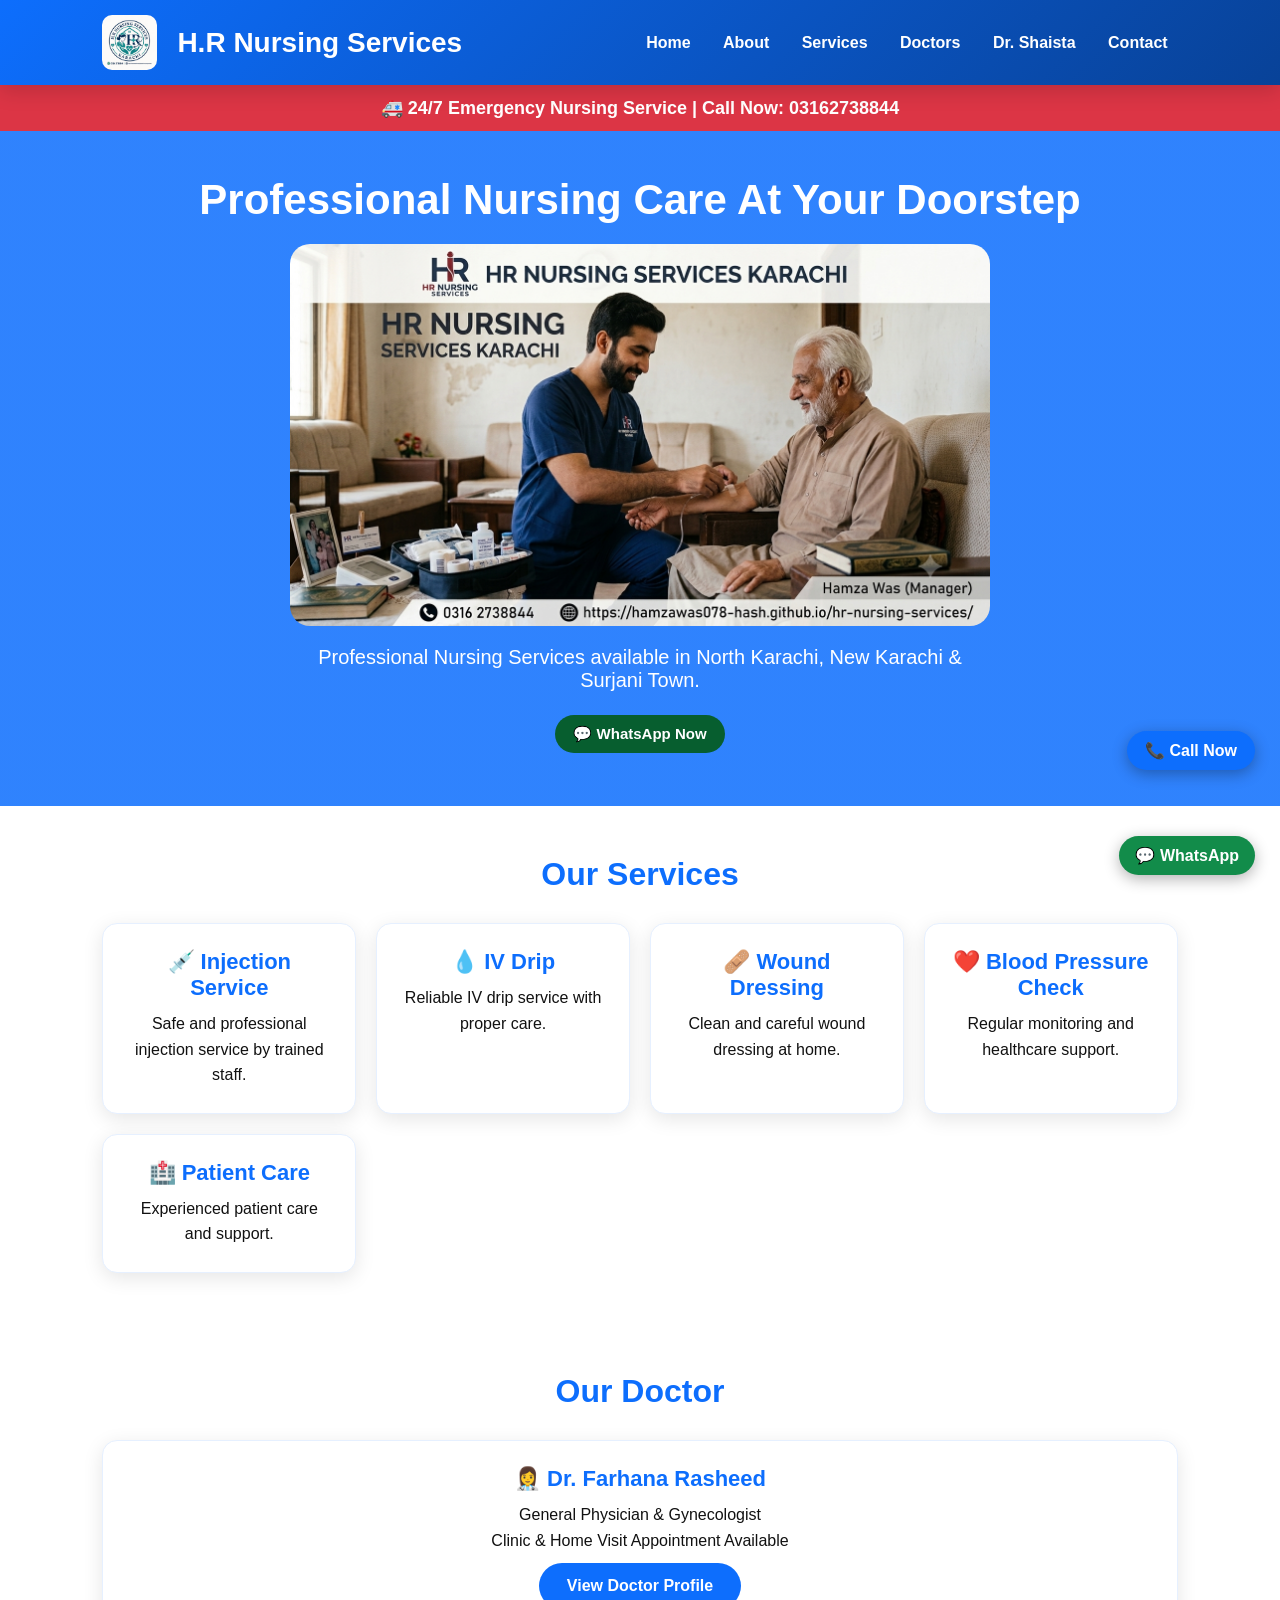
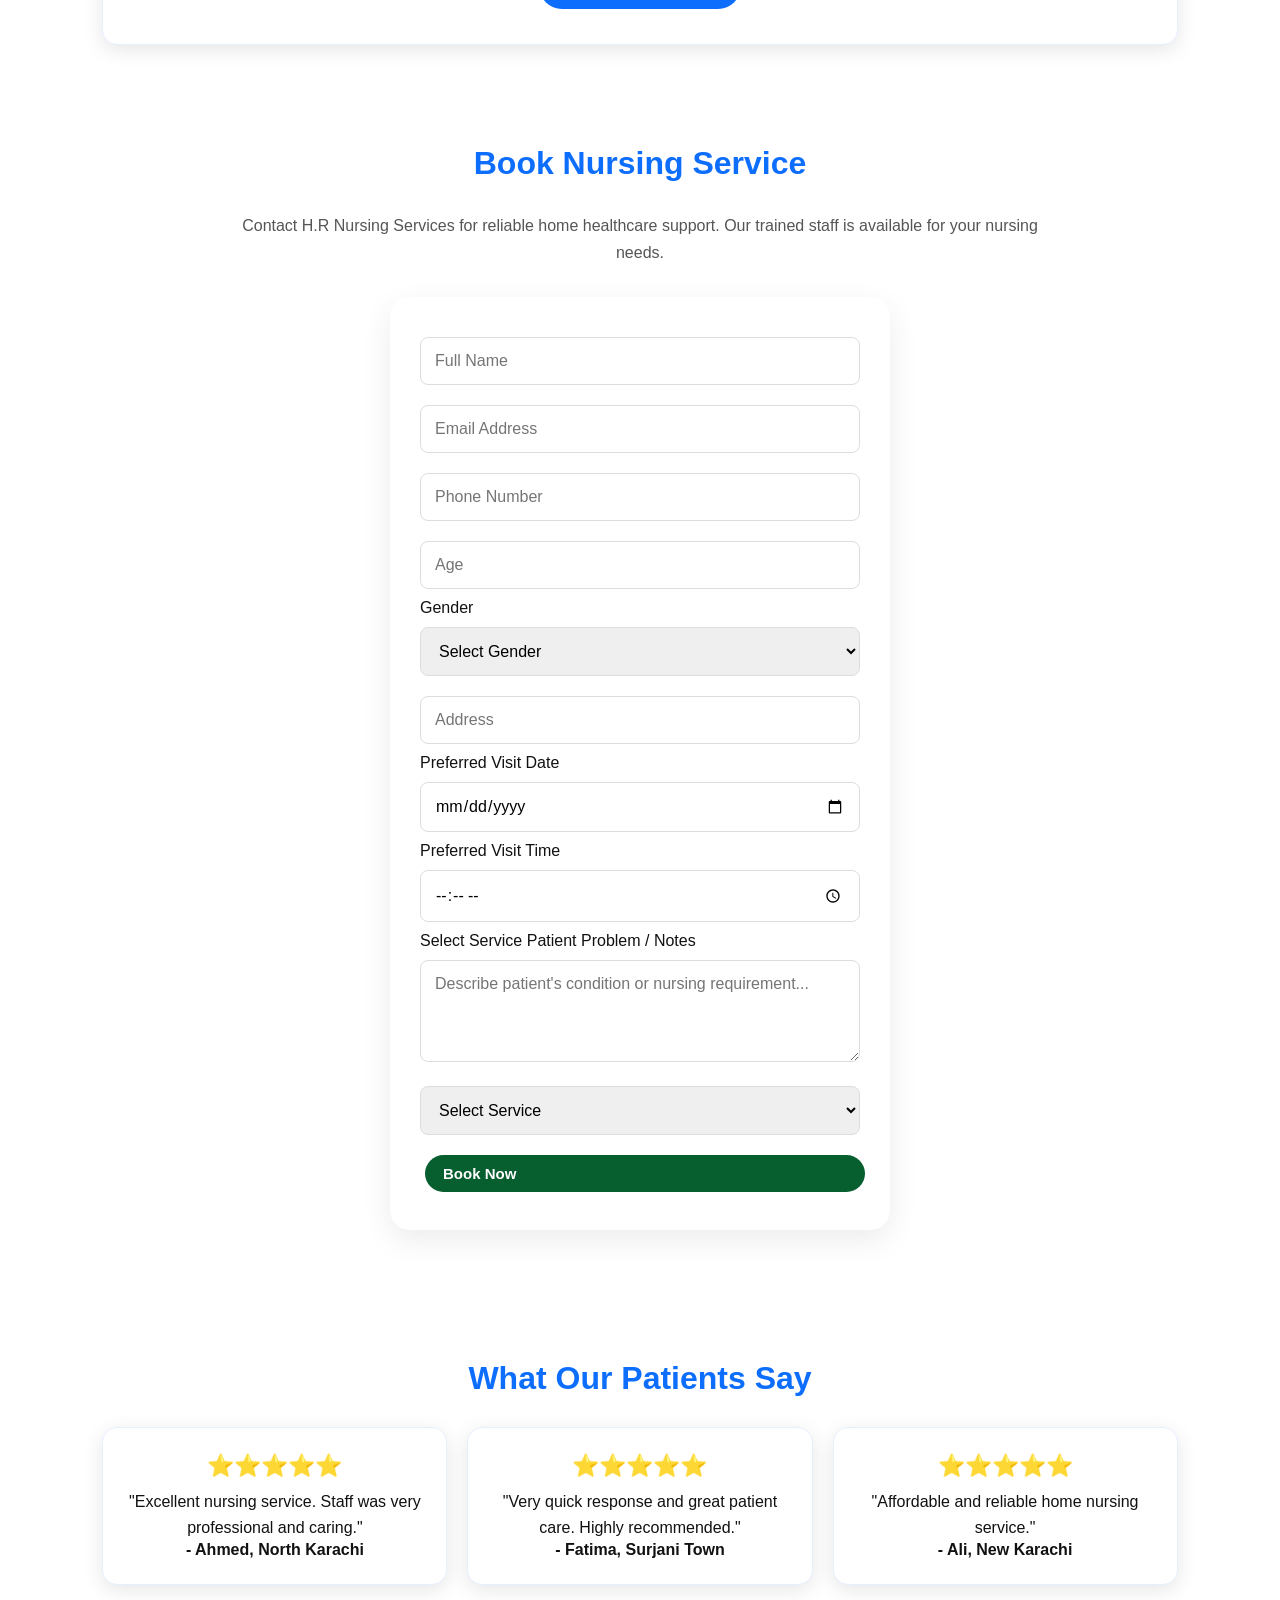
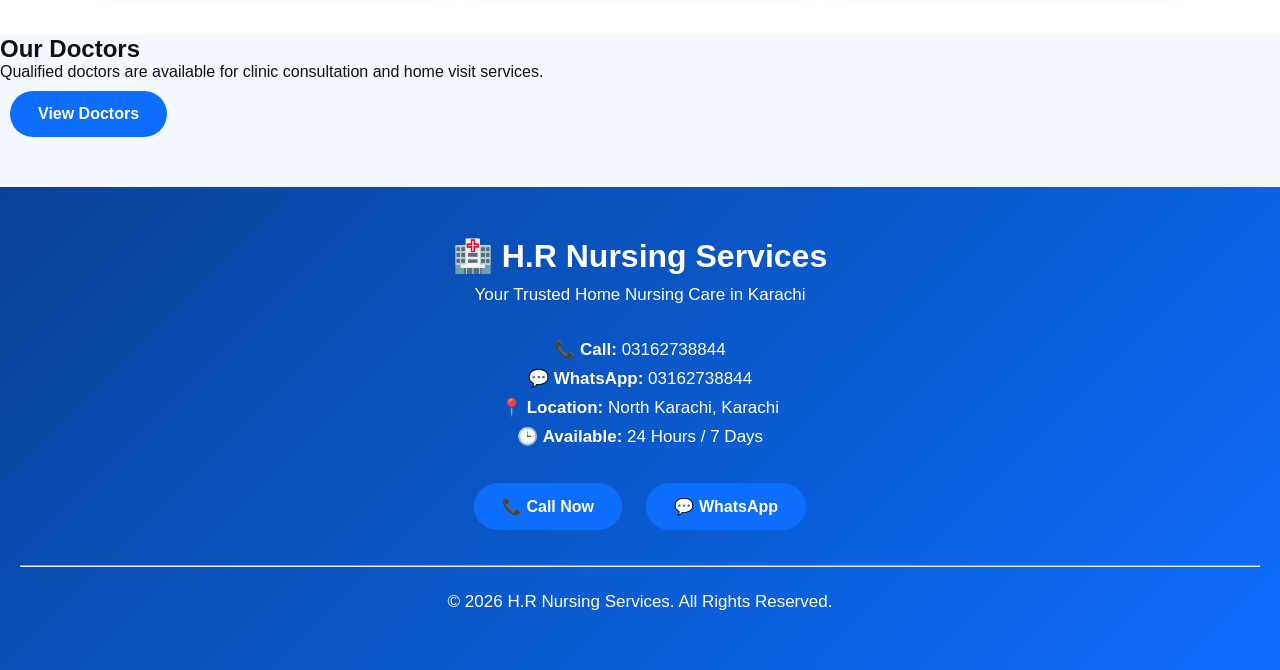
<file: index.html>
<!DOCTYPE html>
<html lang="en">

<head>
<meta charset="UTF-8">
<meta name="viewport" content="width=device-width, initial-scale=1.0">

<title>H.R Nursing Services | Home Nursing Care in Karachi</title>
<meta name="description" content="H.R Nursing Services provides professional home nursing care, injection service, IV drip, wound dressing and patient care in Karachi.">
<meta name="author" content="H.R Nursing Services">
<meta name="keywords" content="Home Nursing Service Karachi, Nursing Care Karachi, Patient Care, Injection Service, IV Drip, Wound Dressing">
<link rel="stylesheet" href="style.css">
<link rel="icon" type="image/png" href="logo-main.png">
</head>

<body>

<header>

<div class="logo">
<img src="logo-main.webp" alt="H.R Nursing Services" style="width:55px; vertical-align:middle; border-radius:10px;">
<h2 style="display:inline-block; margin-left:10px;">
H.R Nursing Services
</h2>
</div>

<nav>
<a href="index.html">Home</a>
<a href="about.html">About</a>
<a href="services.html">Services</a>
<a href="doctors.html">Doctors</a>
<a href="shaista.html">Dr. Shaista</a>
<a href="contact.html">Contact</a>
</nav>

</header>

<section style="background:#dc3545; color:white; text-align:center; padding:12px; font-weight:bold; font-size:18px;">
🚑 24/7 Emergency Nursing Service | Call Now: 03162738844
</section>
<main>
<section class="hero">

<div>

<h1>Professional Nursing Care At Your Doorstep</h1>
<img src="logo.png" alt="Nurse" width="700" height="500" style="width:100%;max-width:700px;height:auto;border-radius:20px;margin:20px auto;display:block;" loading="lazy" decoding="async">


<p>
Professional Nursing Services available in North Karachi, New Karachi & Surjani Town.
</p>

<a href="https://wa.me/923162738844" class="whatsapp">
💬 WhatsApp Now
</a>

<a href="tel:03162738844" class="floating-call">
  📞 Call Now
</a>

</div>

</section>


<section class="services">

<h2>Our Services</h2>

<div class="cards">

<div class="card">
<h3>💉 Injection Service</h3>
<p>Safe and professional injection service by trained staff.</p>
</div>

<div class="card">
<h3>💧 IV Drip</h3>
<p>Reliable IV drip service with proper care.</p>
</div>

<div class="card">
<h3>🩹 Wound Dressing</h3>
<p>Clean and careful wound dressing at home.</p>
</div>

<div class="card">
<h3>❤️ Blood Pressure Check</h3>
<p>Regular monitoring and healthcare support.</p>
</div>

<div class="card">
<h3>🏥 Patient Care</h3>
<p>Experienced patient care and support.</p>
</div>

</div>

</section>
<section class="services">

<h2>Our Doctor</h2>

<div class="card">

<h3>👩‍⚕️ Dr. Farhana Rasheed</h3>

<p>General Physician & Gynecologist</p>

<p>Clinic & Home Visit Appointment Available</p>

<a href="doctors.html" class="btn">
View Doctor Profile
</a>

</div>

</section>

<section class="about">

<h2>Book Nursing Service</h2>

<p>
Contact H.R Nursing Services for reliable home healthcare support.
Our trained staff is available for your nursing needs.
</p>
<form action="https://formsubmit.co/hamzawas078@gmail.com" method="POST" class="booking-form">

<input type="text" name="name" placeholder="Full Name" required>
<input type="email" name="email" placeholder="Email Address" required>
<input type="tel" name="phone" placeholder="Phone Number" required>
<input type="number" name="age" placeholder="Age" required>

<label for="gender">Gender</label>
<select id="gender" name="gender" required>
<option value="">Select Gender</option>
<option value="Male">Male</option>
<option value="Female">Female</option>
</select>
<input type="text" name="address" placeholder="Address" required>
<label for="visit-date">Preferred Visit Date</label>
<input type="date" id="visit-date" name="visit_date" required>

<label for="visit-time">Preferred Visit Time</label>
<input type="time" id="visit-time" name="visit_time" required>
<label for="service">Select Service</label>
<label for="message">Patient Problem / Notes</label>
<textarea id="message" name="message" placeholder="Describe patient's condition or nursing requirement..." rows="4" required></textarea>
<select id="service" name="service" required>
<option value="">Select Service</option>
<option>Injection Service</option>
<option>IV Drip</option>
<option>Wound Dressing</option>
<option>Blood Pressure Check</option>
<option>Patient Care</option>
</select>
<input type="hidden" name="_subject" value="New Booking - H.R Nursing Services">
<input type="hidden" name="_captcha" value="false">
<input type="hidden" name="_next" value="https://hamzawas078-hash.github.io/hr-nursing-services/">
<button type="submit" class="whatsapp">
Book Now
</button>

</form>
</section>
<section class="services">

<h2>What Our Patients Say</h2>

<div class="cards">

<div class="card">
<h3>⭐⭐⭐⭐⭐</h3>
<p>"Excellent nursing service. Staff was very professional and caring."</p>
<strong>- Ahmed, North Karachi</strong>
</div>

<div class="card">
<h3>⭐⭐⭐⭐⭐</h3>
<p>"Very quick response and great patient care. Highly recommended."</p>
<strong>- Fatima, Surjani Town</strong>
</div>

<div class="card">
<h3>⭐⭐⭐⭐⭐</h3>
<p>"Affordable and reliable home nursing service."</p>
<strong>- Ali, New Karachi</strong>
</div>

</div>

</section>
</main>
  <section class="doctors">

<h2>Our Doctors</h2>

<p>
Qualified doctors are available for clinic consultation and home visit services.
</p>

<a href="doctors.html" class="btn">
View Doctors
</a>

  </section>
<footer>

<h2>🏥 H.R Nursing Services</h2>

<p>Your Trusted Home Nursing Care in Karachi</p>

<br>

<p>📞 <strong>Call:</strong> 03162738844</p>

<p>💬 <strong>WhatsApp:</strong> 03162738844</p>

<p>📍 <strong>Location:</strong> North Karachi, Karachi</p>

<p>🕒 <strong>Available:</strong> 24 Hours / 7 Days</p>

<br>

<a href="tel:03162738844" class="btn">📞 Call Now</a>

<a href="https://wa.me/923162738844" class="btn">💬 WhatsApp</a>

<hr style="margin:25px 0;">

<p>© 2026 H.R Nursing Services. All Rights Reserved.</p>

</footer>

<a href="https://wa.me/923162738844"
target="_blank"
style="position:fixed;bottom:25px;right:25px;background:#128C4A;color:#ffffff;padding:10px 16px;border-radius:50px;text-decoration:none;font-size:16px;font-weight:bold;box-shadow:0 4px 15px rgba(0,0,0,0.3);z-index:9999;">
💬 WhatsApp
</a>


</body>
</html>
</file>
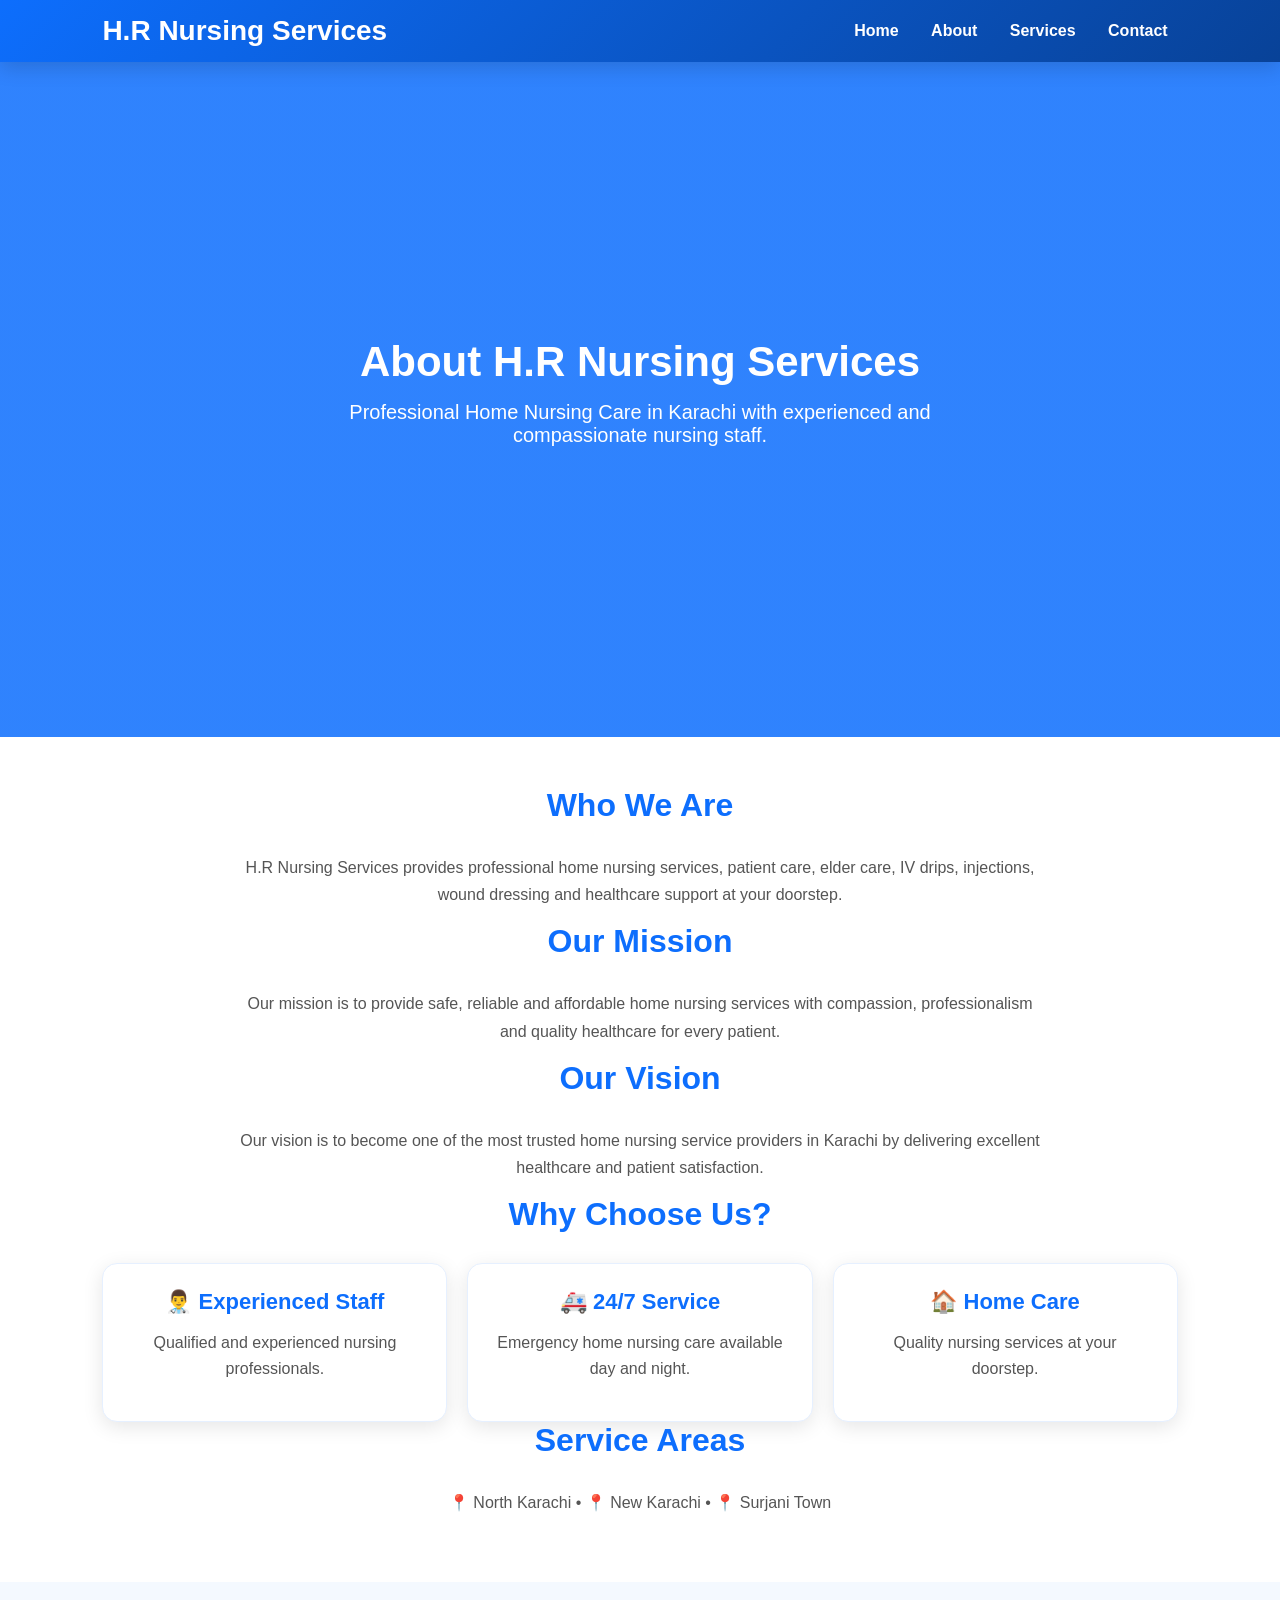
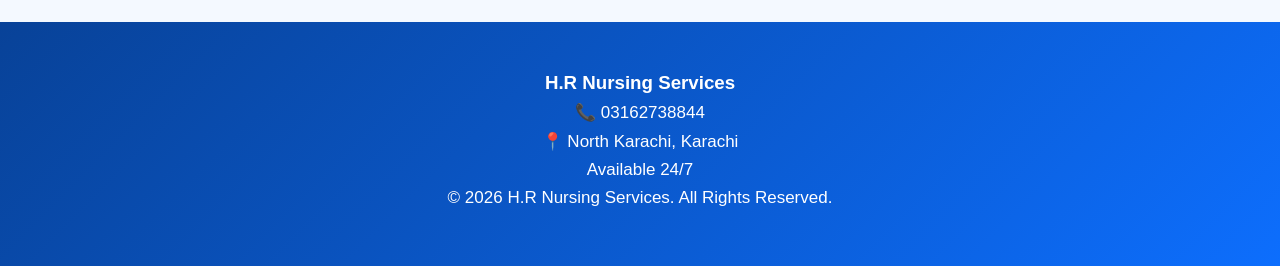
<file: about.html>
<!DOCTYPE html>
<html lang="en">
<head>
<meta charset="UTF-8">
<meta name="viewport" content="width=device-width, initial-scale=1.0">
<title>About Us - H.R Nursing Services</title>

<link rel="stylesheet" href="style.css">

</head>

<body>

<header>
<div class="logo">
<h2>H.R Nursing Services</h2>
</div>

<nav>
<a href="index.html">Home</a>
<a href="about.html">About</a>
<a href="services.html">Services</a>
<a href="contact.html">Contact</a>
</nav>
</header>

<section class="hero">
<div>

<h1>About H.R Nursing Services</h1>

<p>
Professional Home Nursing Care in Karachi with experienced and compassionate nursing staff.
</p>

</div>
</section>

<section class="about">

<h2>Who We Are</h2>

<p>
H.R Nursing Services provides professional home nursing services, patient care, elder care, IV drips, injections, wound dressing and healthcare support at your doorstep.
</p><h2>Our Mission</h2>

<p>
Our mission is to provide safe, reliable and affordable home nursing services with compassion, professionalism and quality healthcare for every patient.
</p>

<h2>Our Vision</h2>

<p>
Our vision is to become one of the most trusted home nursing service providers in Karachi by delivering excellent healthcare and patient satisfaction.
</p>
<h2>Why Choose Us?</h2>

<div class="cards">

<div class="card">
<h3>👨‍⚕️ Experienced Staff</h3>
<p>Qualified and experienced nursing professionals.</p>
</div>

<div class="card">
<h3>🚑 24/7 Service</h3>
<p>Emergency home nursing care available day and night.</p>
</div>

<div class="card">
<h3>🏠 Home Care</h3>
<p>Quality nursing services at your doorstep.</p>
</div>

</div>
<h2>Service Areas</h2>

<p style="text-align:center;">
📍 North Karachi • 📍 New Karachi • 📍 Surjani Town
</p>
</section>

<footer>
    <h3>H.R Nursing Services</h3>

    <p>📞 03162738844</p>

    <p>📍 North Karachi, Karachi</p>

    <p>Available 24/7</p>

    <p>© 2026 H.R Nursing Services. All Rights Reserved.</p>
</footer>

</body>
</html>
</file>
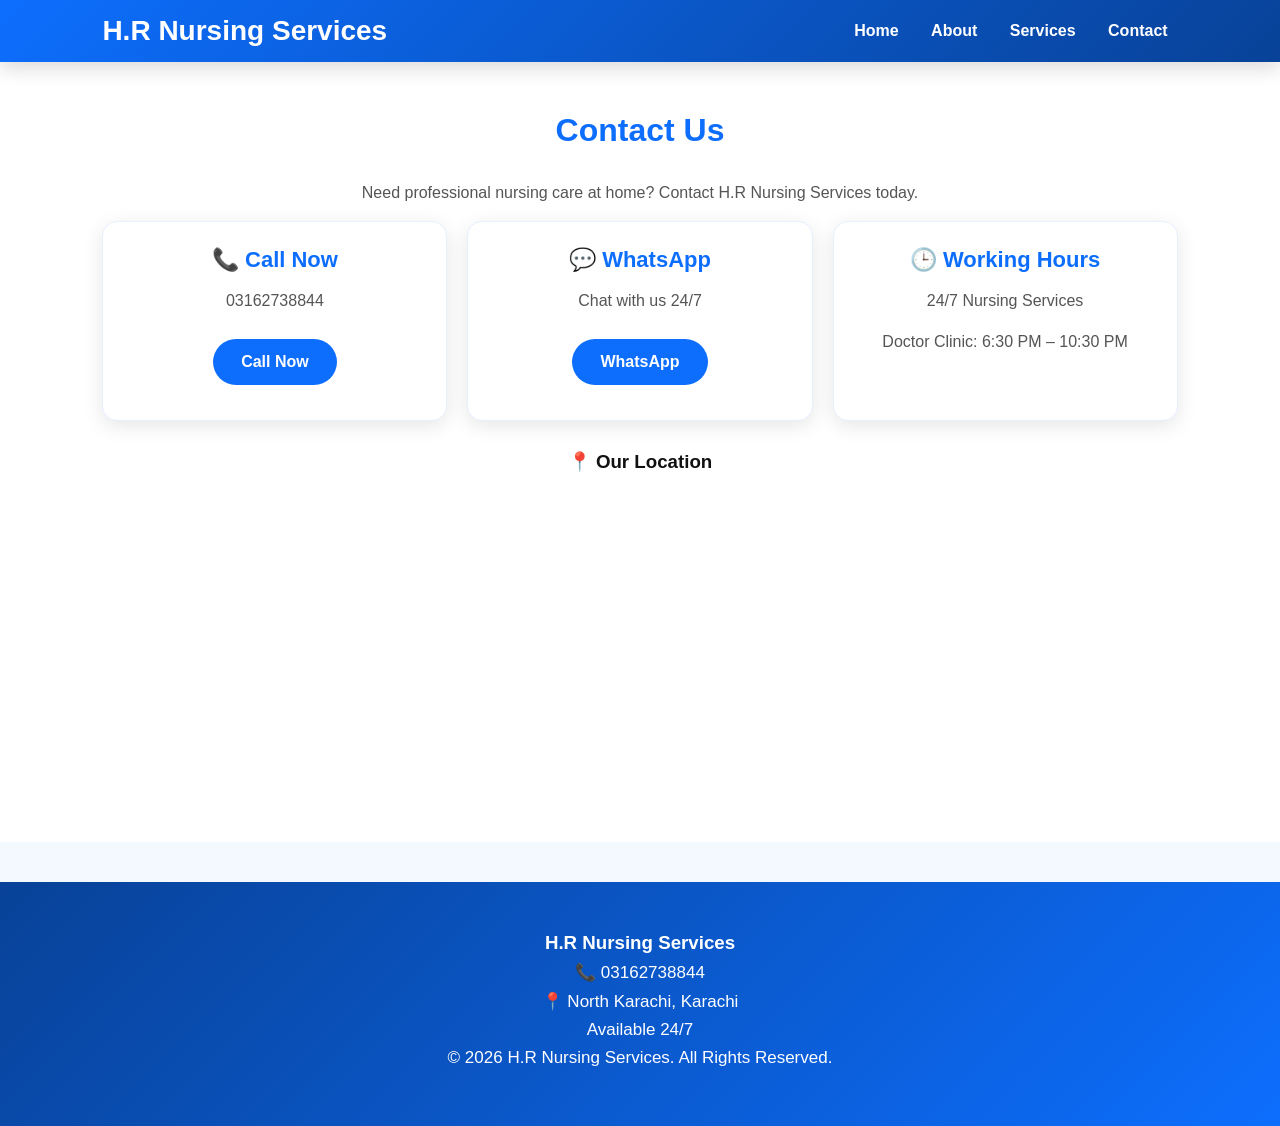
<file: contact.html>
<!DOCTYPE html>
<html lang="en">

<head>
<meta charset="UTF-8">
<meta name="viewport" content="width=device-width, initial-scale=1.0">

<title>Contact - H.R Nursing Services</title>

<link rel="stylesheet" href="style.css">

</head>

<body>

<header>

<div class="logo">
<h2>H.R Nursing Services</h2>
</div>

<nav>
<a href="index.html">Home</a>
<a href="about.html">About</a>
<a href="services.html">Services</a>
<a href="contact.html">Contact</a>
</nav>

</header>


<section class="about">

<h2>Contact Us</h2>

<p>
Need professional nursing care at home? Contact H.R Nursing Services today.
</p>

 <div class="cards">

<div class="card">
<h3>📞 Call Now</h3>
<p>03162738844</p>
<a href="tel:03162738844" class="btn">Call Now</a>
</div>

<div class="card">
<h3>💬 WhatsApp</h3>
<p>Chat with us 24/7</p>
<a href="https://wa.me/923162738844" class="btn">WhatsApp</a>
</div>

<div class="card">
<h3>🕒 Working Hours</h3>
<p>24/7 Nursing Services</p>
<p>Doctor Clinic: 6:30 PM – 10:30 PM</p>
</div>

 </div> 

<h3 style="margin-top:30px; text-align:center;">📍 Our Location</h3>

<iframe
src="https://www.google.com/maps?q=North+Karachi,+Karachi&output=embed"
width="100%"
height="300"
style="border:0;border-radius:10px;margin-top:15px;"
loading="lazy">
</iframe>
</section>


<footer>

<h3>H.R Nursing Services</h3>

<p>📞 03162738844</p>

<p>📍 North Karachi, Karachi</p>

<p>Available 24/7</p>

<p>© 2026 H.R Nursing Services. All Rights Reserved.</p>

</footer>


</body>
</html>
</file>
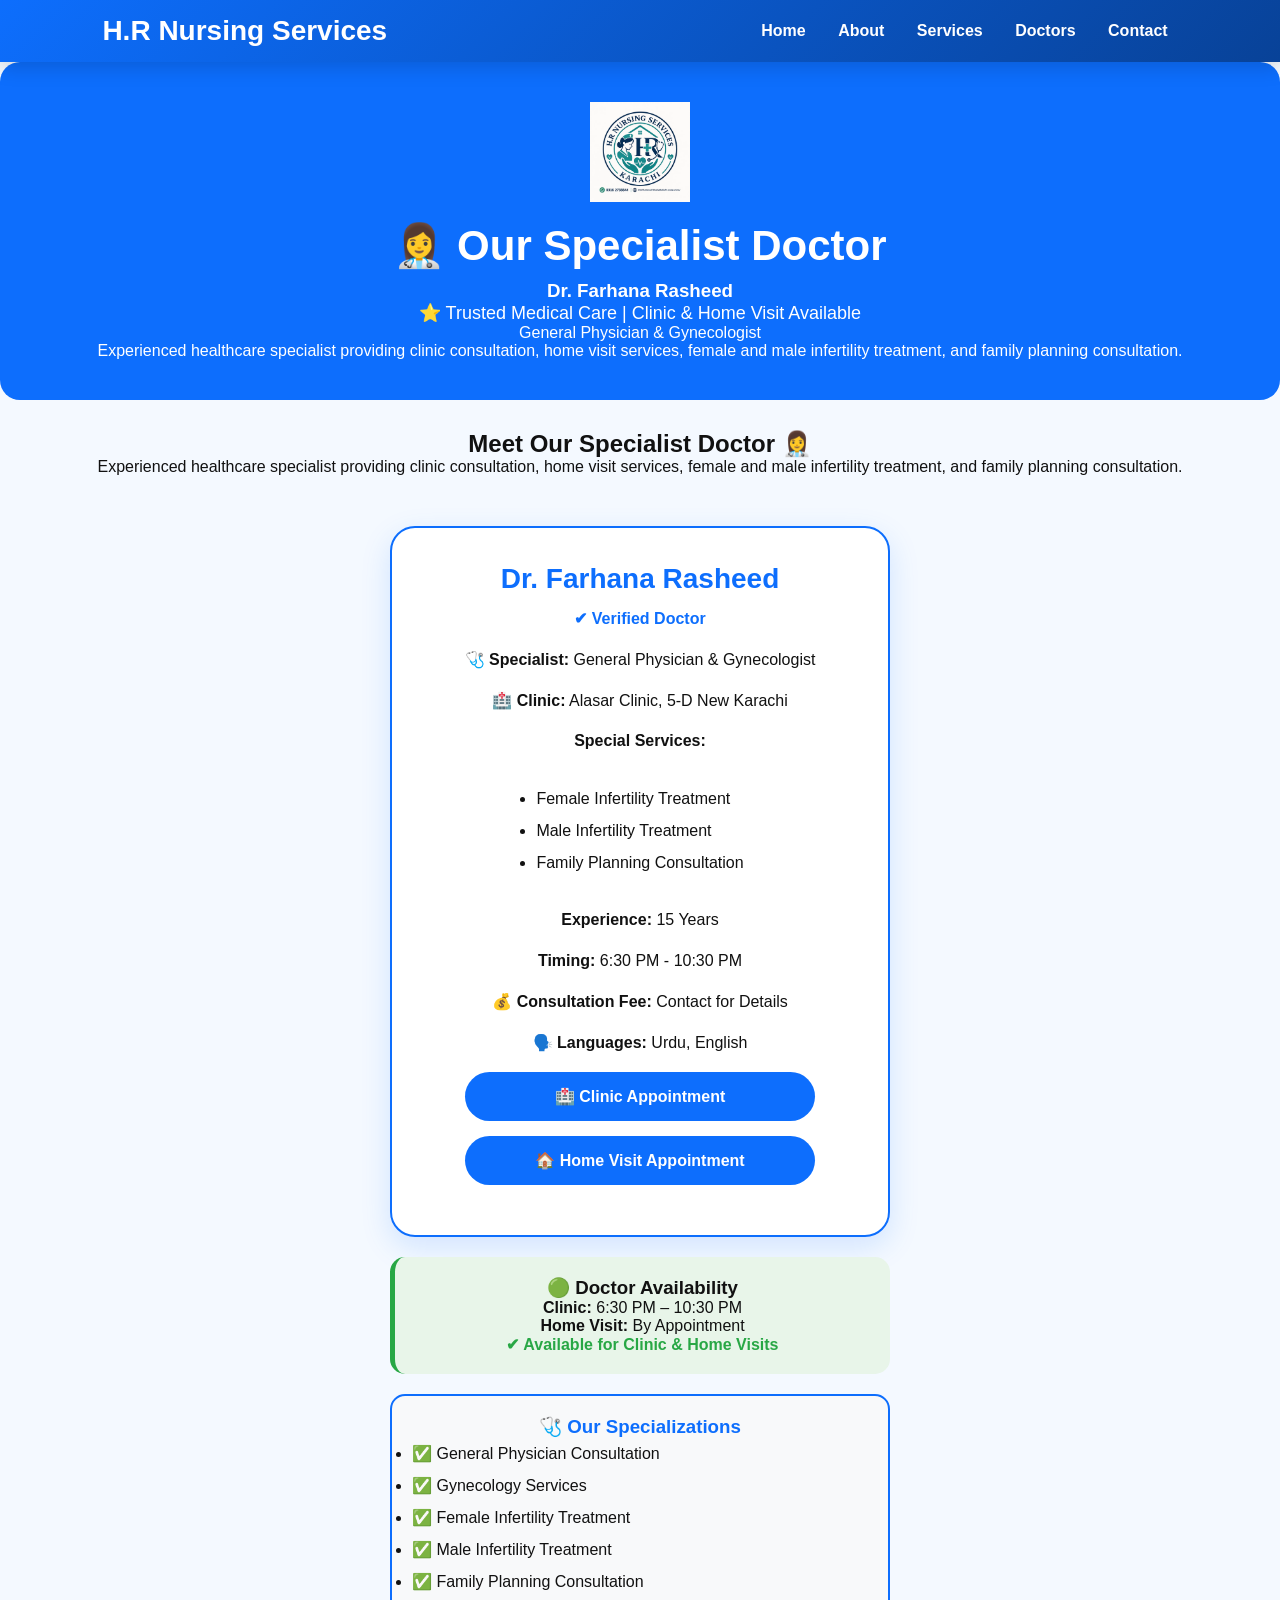
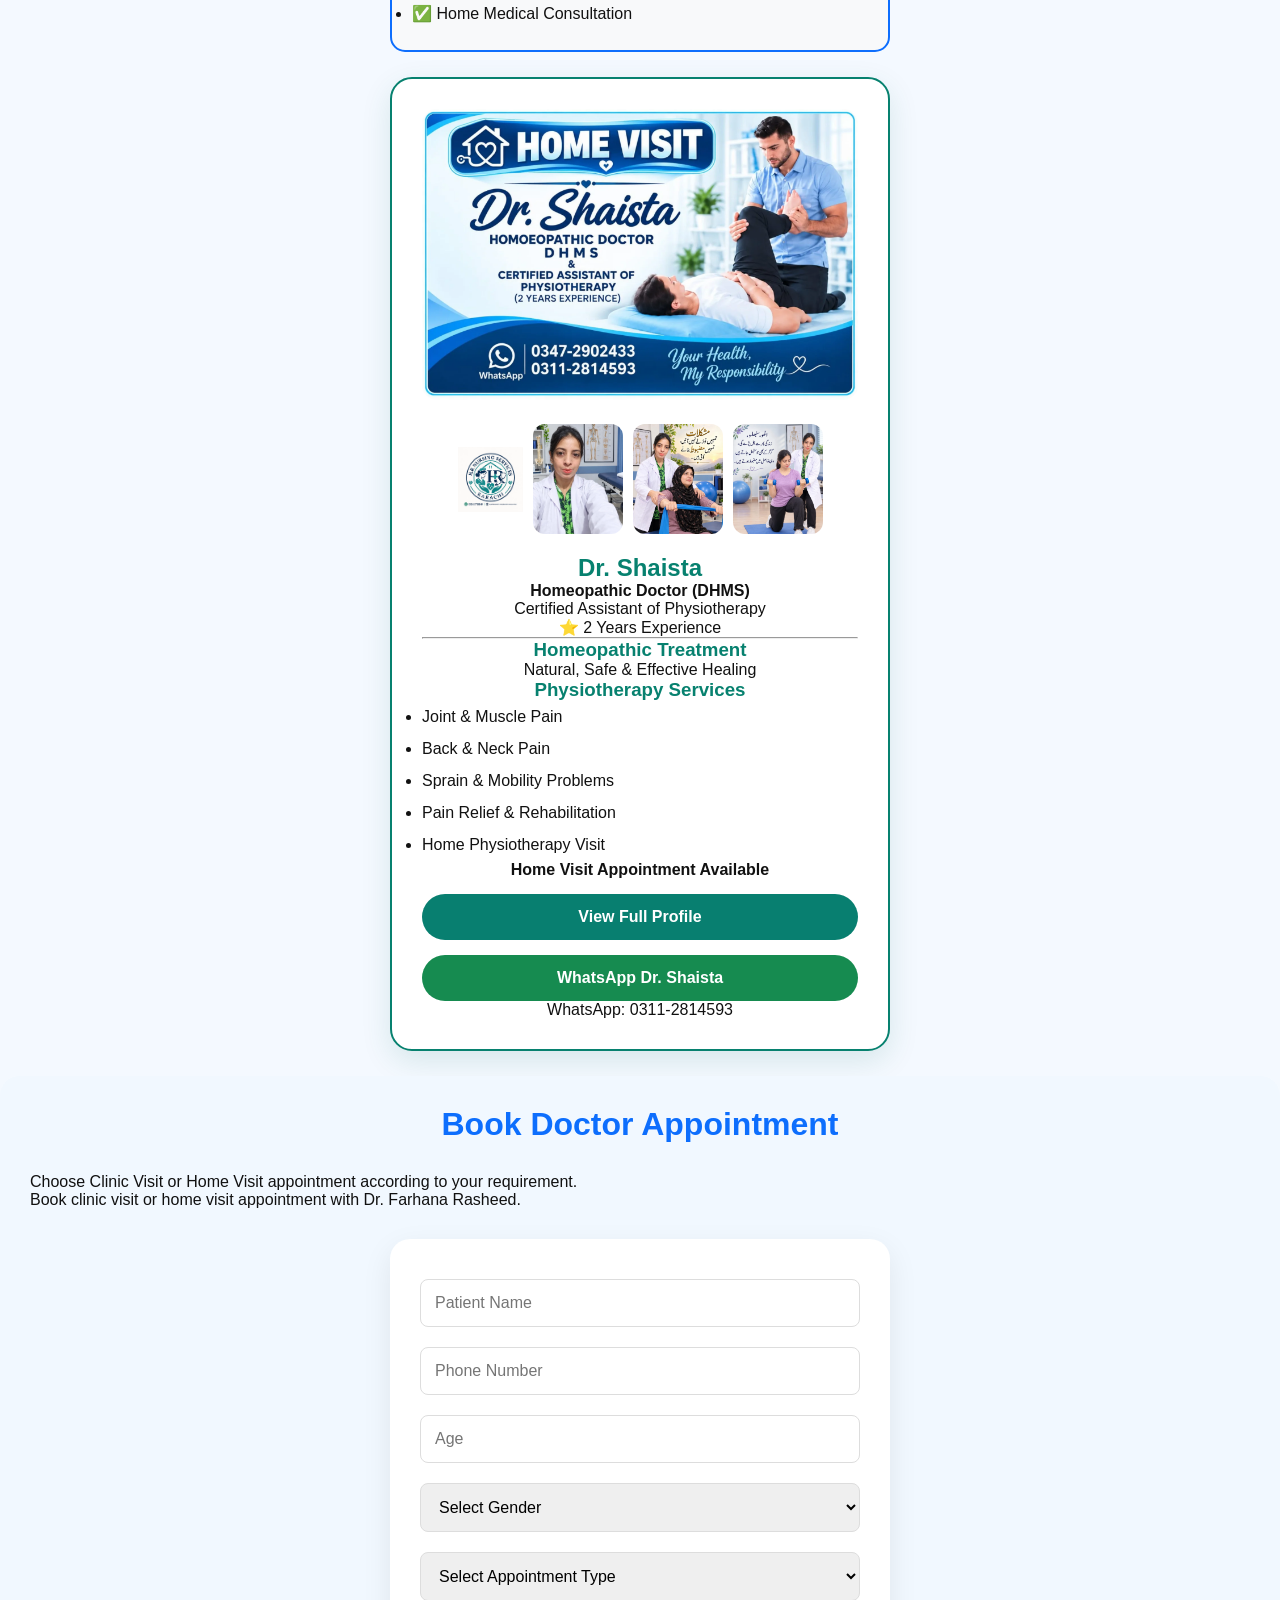
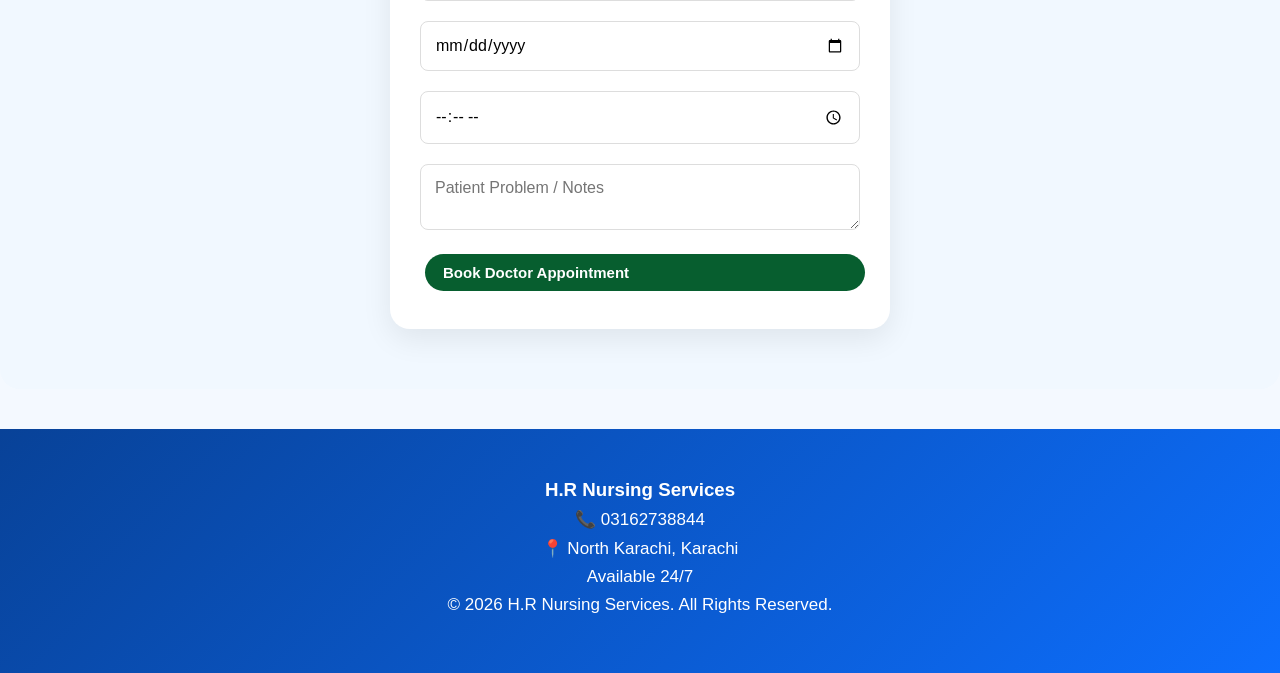
<file: doctors.html>
<!DOCTYPE html>
<html lang="en">

<head>
<meta charset="UTF-8">
<meta name="viewport" content="width=device-width, initial-scale=1.0">

<title>Doctors | H.R Nursing Services</title>

<link rel="stylesheet" href="style.css">

</head>

<body>

<header>

<div class="logo">
<h2>H.R Nursing Services</h2>
</div>

<nav>
<a href="index.html">Home</a>
<a href="about.html">About</a>
<a href="services.html">Services</a>
<a href="doctors.html">Doctors</a>
<a href="contact.html">Contact</a>
</nav>

</header>

<section class="doctors-intro" style="text-align:center; padding:40px 20px; background:#0d6efd; color:white; border-radius:20px;">
<img src="logo-main.webp"
alt="H.R Nursing Services Logo"
style="width:100px; height:100px; object-fit:contain; margin-bottom:15px;">
<h1>👩‍⚕️ Our Specialist Doctor</h1>

<h3>Dr. Farhana Rasheed</h3>
<p style="font-size:18px;">
⭐ Trusted Medical Care | Clinic & Home Visit Available
</p>
<p>
General Physician & Gynecologist
</p>

<p>
Experienced healthcare specialist providing clinic consultation, home visit services, female and male infertility treatment, and family planning consultation.
</p>

</section>


<section class="doctors-section">
<div style="text-align:center; padding:30px;">
<h1>Meet Our Specialist Doctor 👩‍⚕️</h1>
<p>
Experienced healthcare specialist providing clinic consultation, home visit services, female and male infertility treatment, and family planning consultation.
</p>
</div>
<div class="card doctor-card" style="padding:35px; text-align:center; border-radius:25px; margin:20px auto; max-width:500px; background:#ffffff; border:2px solid #0d6efd; box-shadow:0 10px 30px rgba(13,110,253,0.15);">
<h3 style="margin-bottom:10px;">
Dr. Farhana Rasheed
</h3>

<p style="color:#0d6efd; font-weight:bold; margin-top:0;">
✔ Verified Doctor
</p>

<p>🩺 <strong>Specialist:</strong> General Physician & Gynecologist</p>

<p>🏥 <strong>Clinic:</strong> Alasar Clinic, 5-D New Karachi</p>
<p><strong>Special Services:</strong></p>

<ul style="text-align:left; display:inline-block;">
  <li>Female Infertility Treatment</li>
  <li>Male Infertility Treatment</li>
  <li>Family Planning Consultation</li>
</ul>
<p><strong>Experience:</strong> 15 Years</p>

<p><strong>Timing:</strong> 6:30 PM - 10:30 PM</p>
<p>💰 <strong>Consultation Fee:</strong> Contact for Details</p>
<p>🗣️ <strong>Languages:</strong> Urdu, English</p>
<a class="btn" style="display:block; width:90%; max-width:350px; margin:15px auto; padding:15px; border-radius:50px; text-align:center;" href="https://wa.me/923162738844?text=I%20want%20Clinic%20Appointment%20with%20Dr.%20Farhana%20Rasheed">
🏥 Clinic Appointment
</a>

<a class="btn" style="display:block; width:90%; max-width:350px; margin:15px auto; padding:15px; border-radius:50px; text-align:center;" href="https://wa.me/923162738844?text=I%20want%20Home%20Visit%20Appointment%20with%20Dr.%20Farhana%20Rasheed">
🏠 Home Visit Appointment
</a>

</div>
<div style="max-width:500px; margin:20px auto; background:#e8f5e9; border-left:5px solid #28a745; padding:20px; border-radius:15px; text-align:center;">

<h3>🟢 Doctor Availability</h3>

<p><strong>Clinic:</strong> 6:30 PM – 10:30 PM</p>

<p><strong>Home Visit:</strong> By Appointment</p>

<p style="color:#28a745; font-weight:bold;">
✔ Available for Clinic & Home Visits
</p>

</div>
<div style="max-width:500px; margin:20px auto; background:#f8f9fa; border:2px solid #0d6efd; padding:20px; border-radius:15px;">

<h3 style="text-align:center; color:#0d6efd;">🩺 Our Specializations</h3>

<ul style="line-height:2;">
<li>✅ General Physician Consultation</li>
<li>✅ Gynecology Services</li>
<li>✅ Female Infertility Treatment</li>
<li>✅ Male Infertility Treatment</li>
<li>✅ Family Planning Consultation</li>
<li>✅ Home Medical Consultation</li>
</ul>

</div>

<div style="max-width:500px;margin:25px auto;padding:30px;text-align:center;border-radius:22px;background:#ffffff;border:2px solid #07816f;box-shadow:0 10px 30px rgba(0,100,80,0.12);">
<div style="text-align:center; margin-bottom:20px;">

<img src="dr-shaista-home-visit-banner.webp"
alt="Dr Shaista Home Visit"
style="width:100%; max-width:450px; height:auto; border-radius:15px;">

</div>
<div style="display:flex; align-items:center; justify-content:center; gap:10px; flex-wrap:wrap; margin:20px auto;">

<img src="logo-main.webp"
alt="H.R Nursing Services"
style="width:65px; height:65px; object-fit:contain;">

<img src="physiotherapy-doctor.webp"
style="width:90px; height:110px; object-fit:cover; border-radius:12px;">

<img src="physiotherapy-patient-resistance-band.webp"
style="width:90px; height:110px; object-fit:cover; border-radius:12px;">

<img src="physiotherapy-exercise.webp"
style="width:90px; height:110px; object-fit:cover; border-radius:12px;">

</div>
<h2 style="color:#07816f;">Dr. Shaista</h2>

<p><strong>Homeopathic Doctor (DHMS)</strong></p>
<p>Certified Assistant of Physiotherapy</p>
<p>⭐ 2 Years Experience</p>

<hr>

<h3 style="color:#07816f;">Homeopathic Treatment</h3>
<p>Natural, Safe & Effective Healing</p>

<h3 style="color:#07816f;">Physiotherapy Services</h3>

<ul style="text-align:left;line-height:2;">
<li>Joint & Muscle Pain</li>
<li>Back & Neck Pain</li>
<li>Sprain & Mobility Problems</li>
<li>Pain Relief & Rehabilitation</li>
<li>Home Physiotherapy Visit</li>
</ul>

<p><strong>Home Visit Appointment Available</strong></p>

<a href="shaista.html" style="display:block;background:#087f70;color:white;padding:14px;border-radius:30px;text-decoration:none;font-weight:bold;margin:15px 0;">
View Full Profile
</a>

<a href="https://wa.me/923112814593" target="_blank" style="display:block;background:#168b50;color:white;padding:14px;border-radius:30px;text-decoration:none;font-weight:bold;">
WhatsApp Dr. Shaista
</a>

<p>WhatsApp: 0311-2814593</p>

</div>
  
</section>


<section class="services" style="padding:30px; border-radius:20px; background:#f1f8ff;">

<h2>Book Doctor Appointment</h2>
<p>
Choose Clinic Visit or Home Visit appointment according to your requirement.
</p>
<p>
Book clinic visit or home visit appointment with Dr. Farhana Rasheed.
</p>


<form action="https://formsubmit.co/hamzawas078@gmail.com" method="POST" class="booking-form">


<input type="text" name="name" placeholder="Patient Name" required>

<input type="tel" name="phone" placeholder="Phone Number" required>

<input type="number" name="age" placeholder="Age" required>


<select name="gender" required>
<option value="">Select Gender</option>
<option>Male</option>
<option>Female</option>
</select>


<select name="appointment_type" required>
<option value="">Select Appointment Type</option>
<option>Clinic Visit</option>
<option>Home Visit</option>
</select>


<input type="date" name="date" required>

<input type="time" name="time" required>


<textarea name="message" placeholder="Patient Problem / Notes"></textarea>


<input type="hidden" name="_subject" value="New Doctor Appointment">

<input type="hidden" name="_captcha" value="false">


<button type="submit" class="whatsapp">
Book Doctor Appointment
</button>


</form>

</section>


<footer>

<h3>H.R Nursing Services</h3>

<p>📞 03162738844</p>

<p>📍 North Karachi, Karachi</p>

<p>Available 24/7</p>

<p>© 2026 H.R Nursing Services. All Rights Reserved.</p>

</footer>


</body>
</html>
</file>
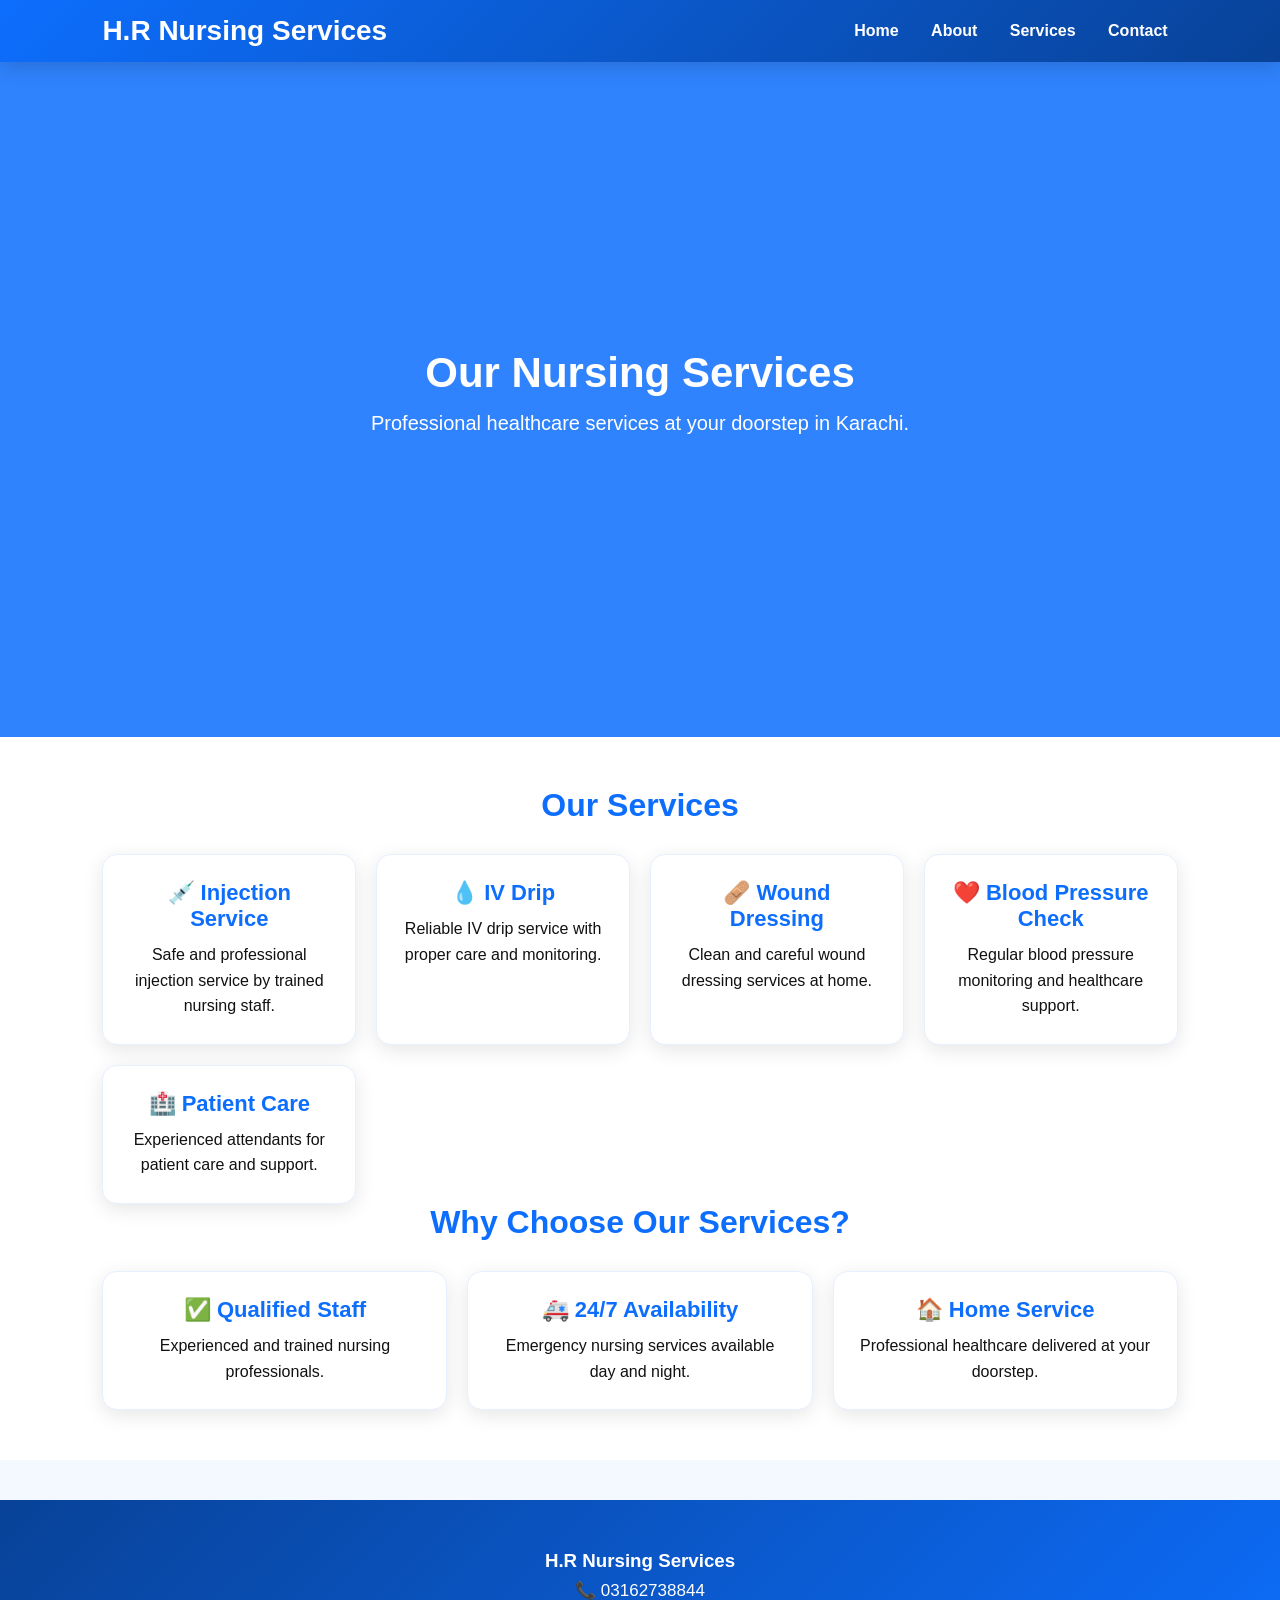
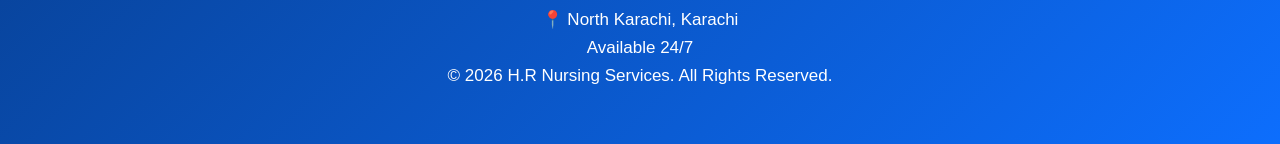
<file: services.html>
<!DOCTYPE html>
<html lang="en">

<head>
<meta charset="UTF-8">
<meta name="viewport" content="width=device-width, initial-scale=1.0">

<title>Services - H.R Nursing Services</title>

<link rel="stylesheet" href="style.css">

</head>

<body>

<header>

<div class="logo">
<h2>H.R Nursing Services</h2>
</div>

<nav>
<a href="index.html">Home</a>
<a href="about.html">About</a>
<a href="services.html">Services</a>
<a href="contact.html">Contact</a>
</nav>

</header>


<section class="hero">

<div>

<h1>Our Nursing Services</h1>

<p>
Professional healthcare services at your doorstep in Karachi.
</p>

</div>

</section>


<section class="services">

<h2>Our Services</h2>

<div class="cards">

<div class="card">
<h3>💉 Injection Service</h3>
<p>Safe and professional injection service by trained nursing staff.</p>
</div>


<div class="card">
<h3>💧 IV Drip</h3>
<p>Reliable IV drip service with proper care and monitoring.</p>
</div>


<div class="card">
<h3>🩹 Wound Dressing</h3>
<p>Clean and careful wound dressing services at home.</p>
</div>


<div class="card">
<h3>❤️ Blood Pressure Check</h3>
<p>Regular blood pressure monitoring and healthcare support.</p>
</div>


<div class="card">
<h3>🏥 Patient Care</h3>
<p>Experienced attendants for patient care and support.</p>
</div>

</div>
<h2>Why Choose Our Services?</h2>

<div class="cards">

<div class="card">
<h3>✅ Qualified Staff</h3>
<p>Experienced and trained nursing professionals.</p>
</div>

<div class="card">
<h3>🚑 24/7 Availability</h3>
<p>Emergency nursing services available day and night.</p>
</div>

<div class="card">
<h3>🏠 Home Service</h3>
<p>Professional healthcare delivered at your doorstep.</p>
</div>

</div>
</section>


<footer>

<h3>H.R Nursing Services</h3>

<p>📞 03162738844</p>

<p>📍 North Karachi, Karachi</p>

<p>Available 24/7</p>

<p>© 2026 H.R Nursing Services. All Rights Reserved.</p>

</footer>


</body>
</html>
</file>
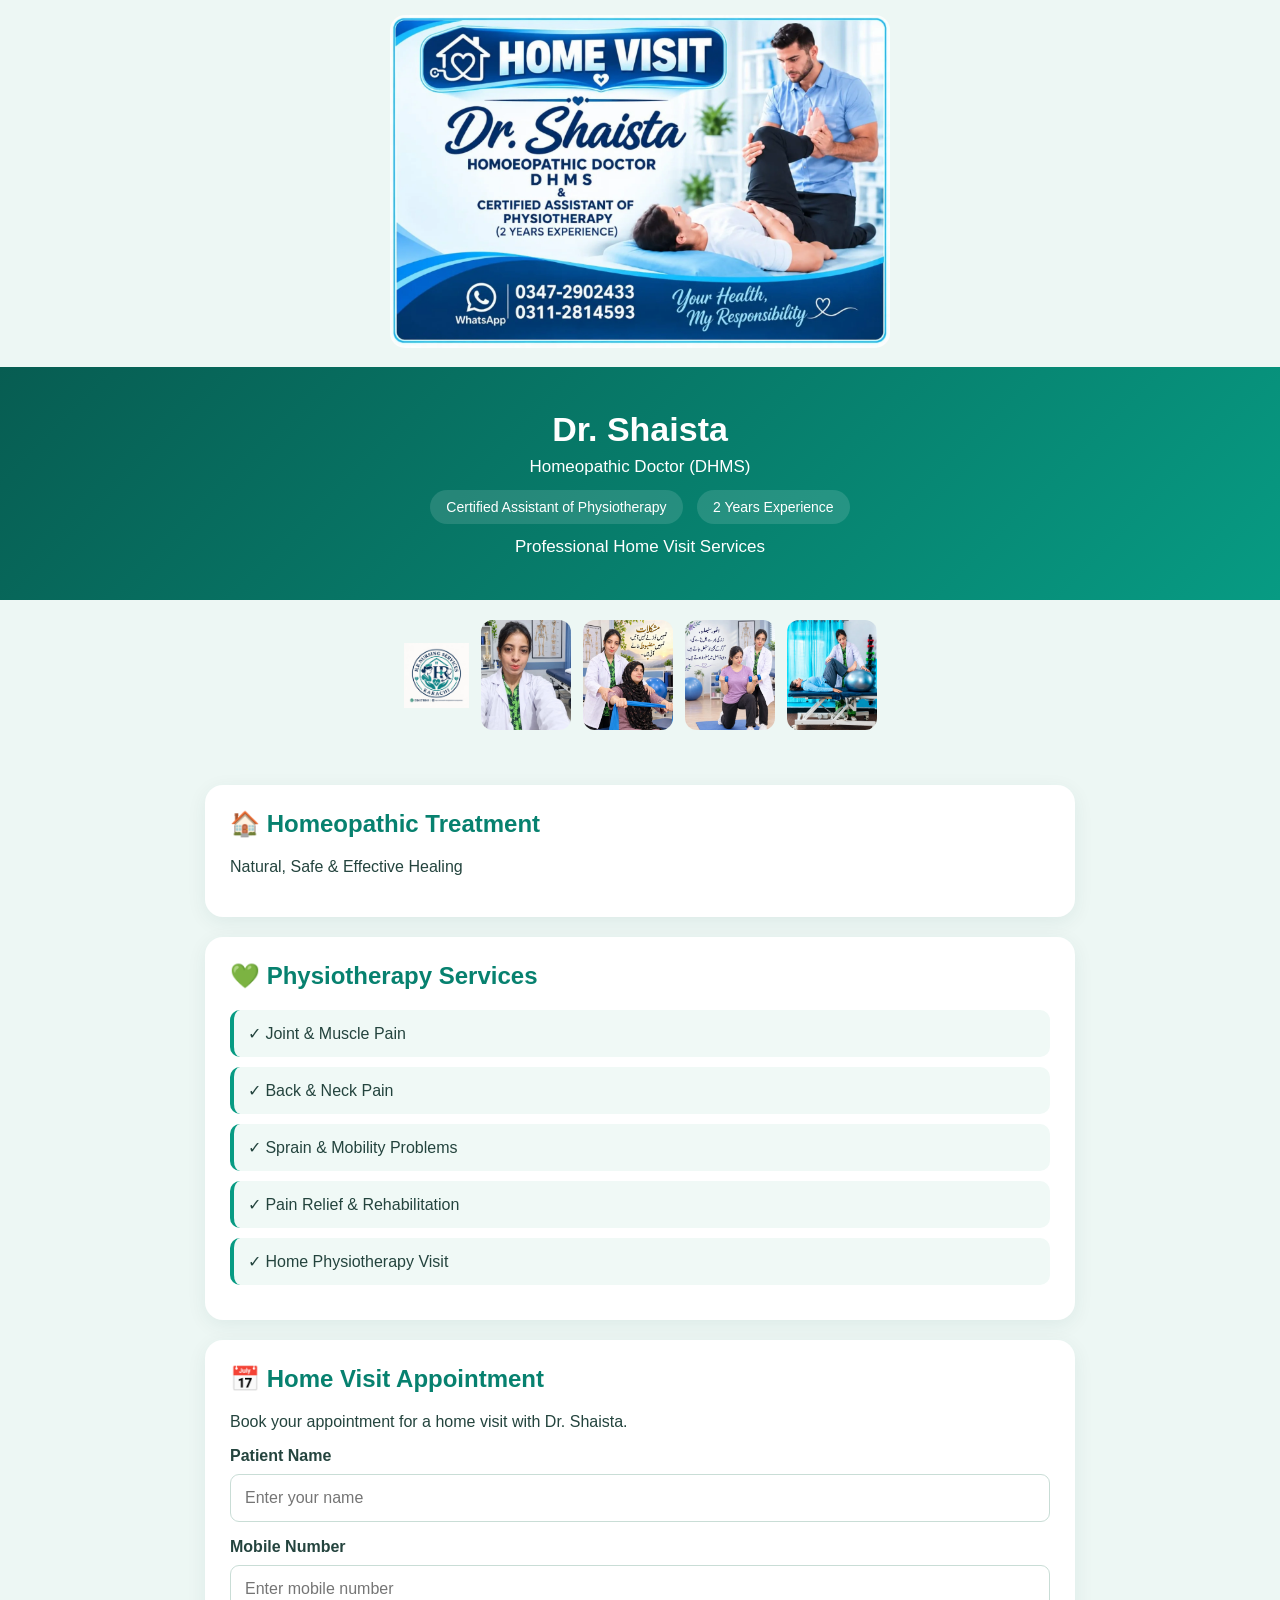
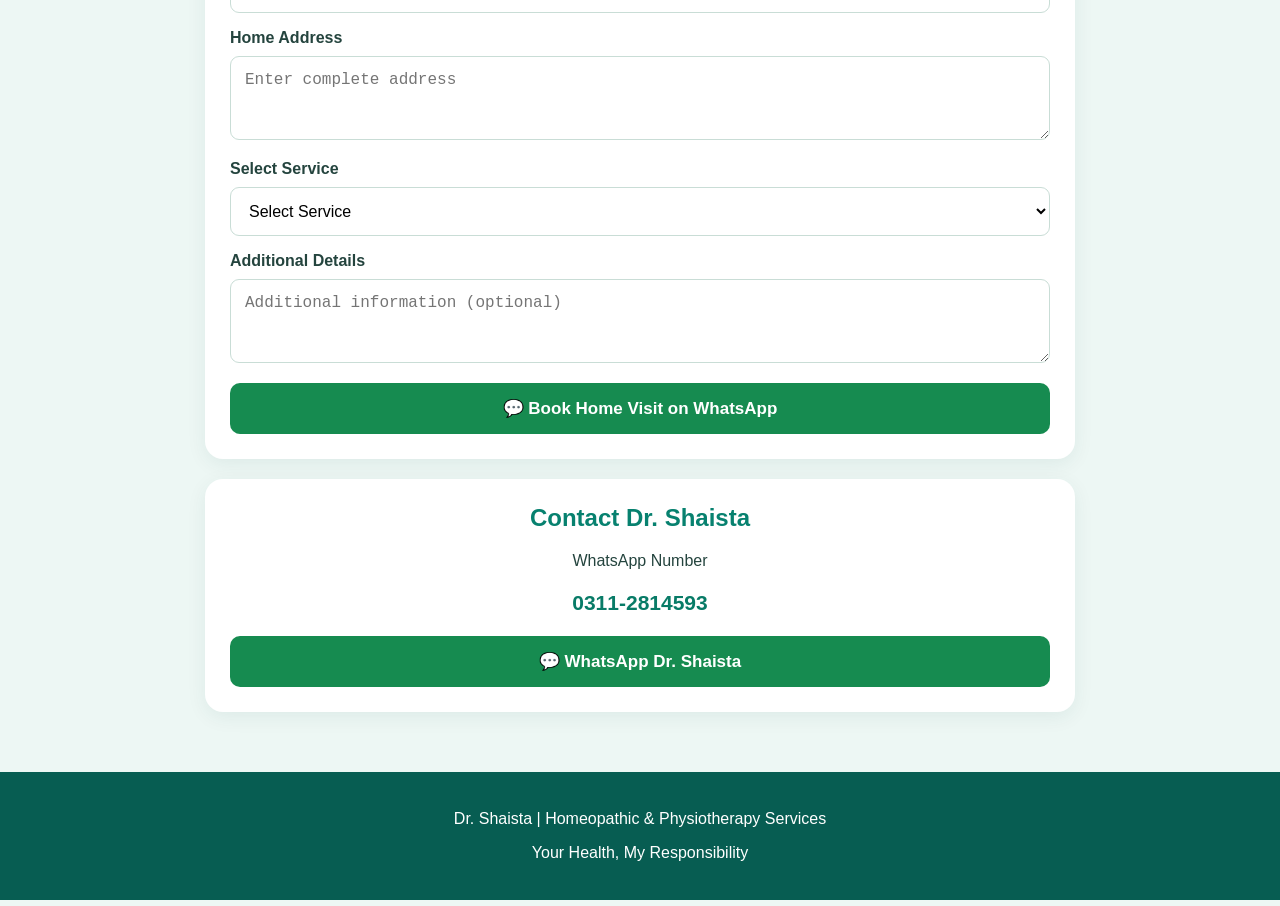
<file: shaista.html>
<!DOCTYPE html>
<html lang="en">
<head>
<meta charset="UTF-8">
<meta name="viewport" content="width=device-width, initial-scale=1.0">
<title>Dr. Shaista | Homeopathic & Physiotherapy</title>
<meta name="description" content="Dr. Shaista - Homeopathic Treatment and Home Physiotherapy Visits. Book your home visit on WhatsApp.">
<style>
*{box-sizing:border-box}
body{
 margin:0;
 font-family:Arial,sans-serif;
 background:#edf7f4;
 color:#24443e;
}
.topbar{
 background:linear-gradient(135deg,#075d52,#079b83);
 color:white;text-align:center;padding:35px 15px;
}
.topbar h1{font-size:34px;margin:8px}
.topbar p{margin:8px;font-size:17px}
.tag{
 display:inline-block;background:#ffffff20;
 padding:9px 16px;border-radius:25px;
 margin:5px;font-size:14px;
}
.container{max-width:900px;margin:auto;padding:15px}
.card{
 background:white;padding:25px;margin:20px 0;
 border-radius:18px;
 box-shadow:0 5px 20px #124b4012;
}
.card h2{color:#07816f;margin-top:0;font-size:24px}
.service{
 background:#f0f9f6;padding:14px;
 border-radius:10px;margin:10px 0;
 border-left:4px solid #079b83;
}
.form input,.form textarea,.form select{
 width:100%;padding:14px;margin:9px 0 16px;
 border:1px solid #c9ddd6;border-radius:9px;
 font-size:16px;background:white;
}
.form label{font-weight:bold}
.btn{
 display:block;text-align:center;
 background:#168b50;color:white;
 text-decoration:none;padding:15px;
 border:0;border-radius:10px;
 font-size:17px;font-weight:bold;width:100%;
 cursor:pointer;
}
.btn:hover{background:#08733d}
.contact{text-align:center}
.number{font-size:21px;font-weight:bold;color:#087b67}
.footer{
 background:#075d52;color:white;
 text-align:center;padding:22px;
 margin-top:25px;
}
@media(max-width:600px){
 .topbar h1{font-size:29px}
 .card{padding:20px}
}
</style>
</head>
<body>
<div style="text-align:center; padding:15px;">
<img src="dr-shaista-home-visit-banner.webp"
alt="Dr Shaista Home Visit"
style="width:100%; max-width:500px; height:auto; border-radius:15px;">
</div>
<header class="topbar">
<h1>Dr. Shaista</h1>
<p>Homeopathic Doctor (DHMS)</p>
<div class="tag">Certified Assistant of Physiotherapy</div>
<div class="tag">2 Years Experience</div>
<p>Professional Home Visit Services</p>
</header>
<section style="display:flex;justify-content:center;align-items:center;gap:12px;flex-wrap:wrap;padding:20px 10px;">

<img src="logo-main.webp" alt="H.R Nursing Services Logo"
style="width:65px;height:65px;object-fit:contain;">

<img src="physiotherapy-doctor.webp" alt="Physiotherapy Doctor"
style="width:90px;height:110px;object-fit:cover;border-radius:12px;">

<img src="physiotherapy-patient-resistance-band.webp" alt="Physiotherapy Treatment"
style="width:90px;height:110px;object-fit:cover;border-radius:12px;">

<img src="physiotherapy-exercise.webp" alt="Physiotherapy Exercise"
style="width:90px;height:110px;object-fit:cover;border-radius:12px;">

<img src="physiotherapy-ball-exercise.webp" alt="Physiotherapy Ball Exercise"
style="width:90px;height:110px;object-fit:cover;border-radius:12px;">

</section>
<main class="container">

<section class="card">
<h2>🏠 Homeopathic Treatment</h2>
<p>Natural, Safe & Effective Healing</p>
</section>

<section class="card">
<h2>💚 Physiotherapy Services</h2>
<div class="service">✓ Joint & Muscle Pain</div>
<div class="service">✓ Back & Neck Pain</div>
<div class="service">✓ Sprain & Mobility Problems</div>
<div class="service">✓ Pain Relief & Rehabilitation</div>
<div class="service">✓ Home Physiotherapy Visit</div>
</section>

<section class="card">
<h2>📅 Home Visit Appointment</h2>
<p>Book your appointment for a home visit with Dr. Shaista.</p>

<form class="form" onsubmit="sendBooking(event)">

<label>Patient Name</label>
<input id="pname" type="text" placeholder="Enter your name" required>

<label>Mobile Number</label>
<input id="pphone" type="tel" placeholder="Enter mobile number" required>

<label>Home Address</label>
<textarea id="paddress" rows="3" placeholder="Enter complete address" required></textarea>

<label>Select Service</label>
<select id="pservice" required>
<option value="">Select Service</option>
<option>Homeopathic Consultation</option>
<option>Home Physiotherapy Visit</option>
<option>Joint & Muscle Pain</option>
<option>Back & Neck Pain</option>
<option>Other Service</option>
</select>

<label>Additional Details</label>
<textarea id="pdetails" rows="3" placeholder="Additional information (optional)"></textarea>

<button class="btn" type="submit">
💬 Book Home Visit on WhatsApp
</button>

</form>
</section>

<section class="card contact">
<h2>Contact Dr. Shaista</h2>
<p>WhatsApp Number</p>
<p class="number">0311-2814593</p>
<a class="btn" href="https://wa.me/923112814593" target="_blank">
💬 WhatsApp Dr. Shaista
</a>
</section>

</main>

<footer class="footer">
<p>Dr. Shaista | Homeopathic & Physiotherapy Services</p>
<p>Your Health, My Responsibility</p>
</footer>

<script>
function sendBooking(event){
 event.preventDefault();

 const message =
 "New Home Visit Booking - Dr. Shaista\n\n"+
 "Patient Name: "+document.getElementById("pname").value+"\n"+
 "Mobile: "+document.getElementById("pphone").value+"\n"+
 "Address: "+document.getElementById("paddress").value+"\n"+
 "Service: "+document.getElementById("pservice").value+"\n"+
 "Details: "+document.getElementById("pdetails").value;

 const url="https://wa.me/923112814593?text="+
 encodeURIComponent(message);

 window.open(url,"_blank");
}
</script>

</body>
</html>
</file>
<file: style.css>
*{
    margin:0;
    padding:0;
    box-sizing:border-box;
    font-family:'Poppins',sans-serif;
}

body{
    background:#ffffff;
    color:#111;

}

header{
    display:flex;
    justify-content:space-between;
    align-items:center;
    padding:10px 6%;
    background:linear-gradient(135deg,#0d6efd,#084298);
    color:white;
    position:sticky;
    top:0;
    z-index:999;
    box-shadow:0 6px 20px rgba(0,0,0,.15);
}

.logo h2{
    font-size:28px;
}

nav a{
    color:#fff;
    text-decoration:none;
    margin-left:8px;
    font-weight:600;
    padding:6px 10px;
    border-radius:30px;
    transition:.3s;
}

nav a:hover{
    background:rgba(255,255,255,.18);
    transform:translateY(-2px);
}

/* Home Hero */

.hero{
    min-height:60vh;
    display:flex;
    align-items:center;
    justify-content:center;
    text-align:center;
    padding:20px;
    background:
    linear-gradient(rgba(13,110,253,.85),rgba(13,110,253,.85)),
    url('https://images.unsplash.com/photo-1584515933487-779824d29309?auto=format&fit=crop&w=1200&q=80');
    background-size:cover;
    background-position:center;
    color:white;
}

.hero h1{
    font-size:32px;
    margin-bottom:15px;
}

.hero p{
    font-size:18px;
}

.call,
.whatsapp{
    display:inline-flex;
    padding:10px 18px;
    margin:8px 5px;
    border-radius:50px;
    text-decoration:none;
    font-weight:bold;
}

.call{
    background:#0d6efd;
    color:white;
}

.whatsapp{
    background:#128C4A;
    color:#ffffff;
    
}
.whatsapp{
    background:#075E2F;
    color:#ffffff;
}

/* Services */

.services{
    padding:50px 8%;
    background:white;
}

.services h2,
.about h2{
    text-align:center;
    color:#0d6efd;
    font-size:32px;
    margin-bottom:30px;
}

.cards{
    display:grid;
    grid-template-columns:repeat(auto-fit,minmax(220px,1fr));
    gap:20px;
}

.card{
    background:white;
    padding:25px;
    border-radius:15px;
    text-align:center;
    box-shadow:0 5px 20px rgba(0,0,0,.10);
}

.card h3{
    color:#0d6efd;
    margin-bottom:10px;
}


/* About */

.about{
    padding:50px 8%;
    background:white;
}

.about p{
    max-width:800px;
    margin:15px auto;
    text-align:center;
    line-height:1.7;
    color:#555;
}


/* Footer */

footer{
    background:#084298;
    color:white;
    text-align:center;
    padding:30px;
}


/* Mobile */


.logo{
    display:flex;
    align-items:center;
    gap:10px;
}

.logo img{
    width:55px;
    height:55px;
    object-fit:cover;
    border-radius:10px;
}

header{
    padding:15px 8%;
}
.hero{
    min-height:75vh;
}

.hero h1{
    font-size:42px;
    font-weight:700;
}

.hero p{
    font-size:20px;
    max-width:700px;
    margin:15px auto;
}

.call,
.whatsapp{
    font-size:15px;
    padding:10px 18px;
}
.card{
    border:1px solid #e6f0ff;
    transition:0.3s;
}

.card:hover{
    transform:translateY(-8px);
    box-shadow:0 10px 25px rgba(0,0,0,0.15);
}

.card h3{
    font-size:22px;
}

.card p{
    line-height:1.6;
}
.booking-form{
    max-width:500px;
    margin:30px auto;
}

.booking-form input,
.booking-form select,
.booking-form textarea{
    width:100%;
    padding:14px;
    margin:10px 0;
    border:1px solid #ddd;
    border-radius:8px;
    font-size:16px;
}

.booking-form button{
    width:100%;
    border:none;
    cursor:pointer;
    margin-top:10px;
}
.floating-call {
  position: fixed;
  bottom: 130px;
  right: 25px;
  background: #0d6efd;
  color: white;
  padding: 10px 18px;
  border-radius: 50px;
  text-decoration: none;
  font-size: 16px;
  font-weight: bold;
  box-shadow: 0 4px 15px rgba(0,0,0,0.3);
  z-index: 10000;
}
.floating-call:hover {
  transform: scale(1.05);
  opacity: 0.9;
}
@media(max-width:768px){

.floating-call{
  right:25px;
  bottom:130px;
}

    }
/* ===== VIP MEDICAL DESIGN ===== */

body{
    background:#f4f9ff;
}

.doctors-intro{
    background:linear-gradient(135deg,#0d6efd,#084298);
    color:#fff;
    padding:60px 20px;
    text-align:center;
    border-radius:0 0 25px 25px;
}

.doctors-intro h1{
    font-size:42px;
    margin-bottom:10px;
}

.doctors-intro h2{
    font-size:28px;
    margin-bottom:15px;
}

.doctor-card{
    background:#ffffff;
    border-radius:20px;
    padding:35px;
    max-width:650px;
    margin:40px auto;
    box-shadow:0 12px 35px rgba(13,110,253,.15);
    border:2px solid #eaf2ff;
}

.doctor-card p{
    margin:12px 0;
    font-size:17px;
}

.btn{
    display:inline-block;
    background:#0d6efd;
    color:#fff;
    padding:14px 28px;
    margin:10px;
    border-radius:50px;
    text-decoration:none;
    font-weight:600;
    transition:.3s;
}

.btn:hover{
    background:#084298;
    transform:translateY(-3px);
}

.booking-form{
    background:#fff;
    padding:30px;
    border-radius:20px;
    box-shadow:0 10px 30px rgba(0,0,0,.08);
}
/* ===== VIP Footer ===== */

footer{
    background:linear-gradient(135deg,#084298,#0d6efd);
    color:#fff;
    text-align:center;
    padding:50px 20px;
    margin-top:40px;
}

footer h2{
    font-size:32px;
    margin-bottom:10px;
}

footer p{
    margin:8px 0;
    font-size:17px;
}

footer .btn{
    display:inline-block;
    margin:10px;
}

@media (max-width:768px){

header{
padding:10px;
}

.logo h2{
font-size:22px;
}

nav{
display:flex;
flex-wrap:wrap;
justify-content:center;
gap:6px;
margin-top:8px;
}

nav a{
margin:0;
padding:6px 10px;
font-size:14px;
}

.hero h1{
font-size:30px;
}

    }
/* ===== Doctors Page ===== */

.doctor-card{
    transition:0.3s ease;
}

.doctor-card:hover{
    transform:translateY(-6px);
    box-shadow:0 15px 35px rgba(13,110,253,0.25);
}

.doctor-card h3{
    color:#0d6efd;
    font-size:28px;
}

.doctor-card p{
    font-size:16px;
    line-height:1.8;
}

.doctor-card ul{
    text-align:left;
    max-width:320px;
    margin:15px auto;
    line-height:2;
}

.doctor-card .btn{
    font-weight:bold;
}
</file>
